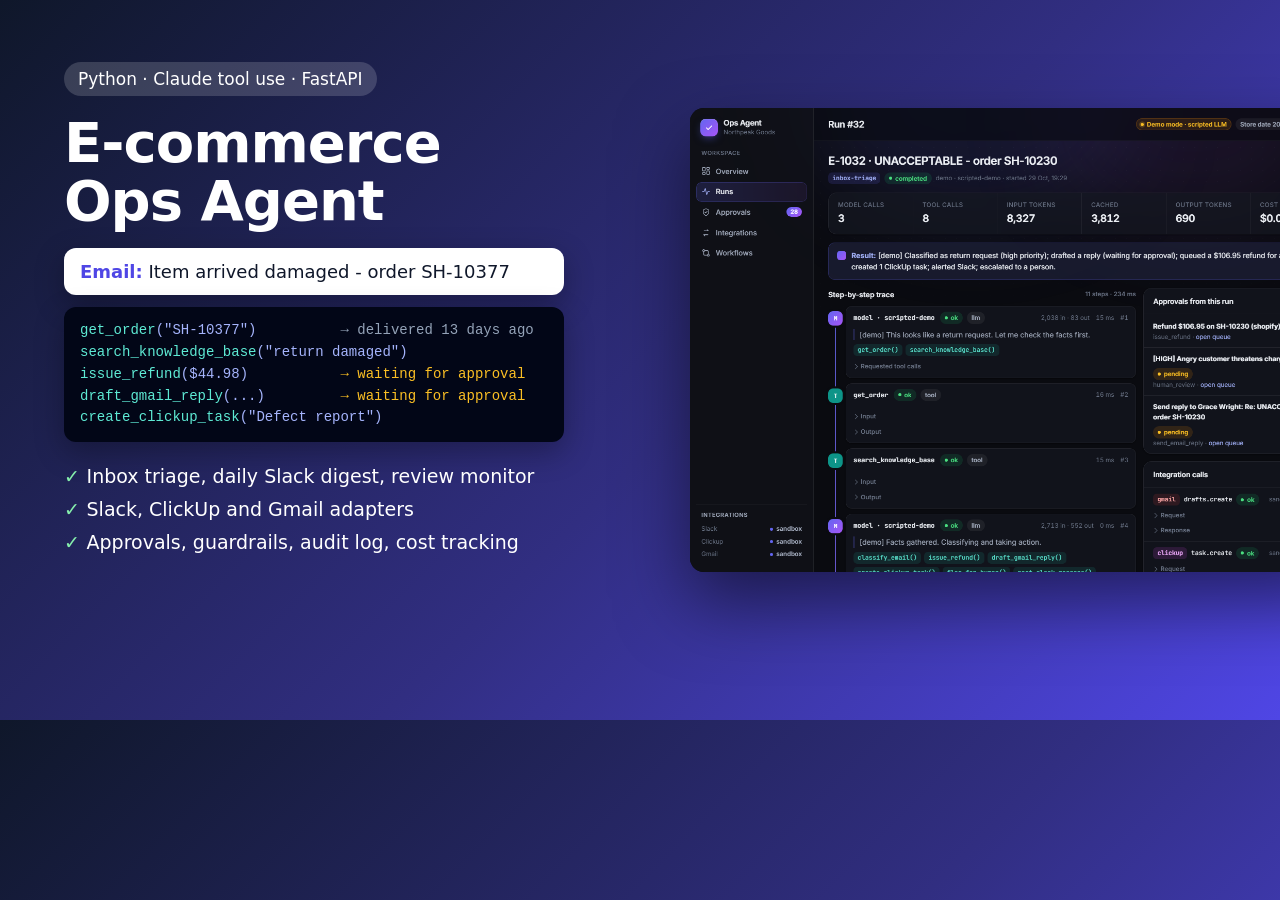
<file: examples/cover.html>
<!doctype html>
<html><head><meta charset="utf-8"><title>E-commerce Ops Agent</title>
<style>
  body { margin:0; width:1280px; height:720px; overflow:hidden; font-family:"Segoe UI",system-ui,sans-serif;
         background:linear-gradient(135deg,#0f172a,#312e81 55%,#4f46e5); color:#fff; position:relative; }
  .left { position:absolute; left:64px; top:62px; width:500px; }
  .badge { display:inline-block; background:rgba(255,255,255,.16); padding:7px 14px; border-radius:99px; font-size:17px; margin-bottom:18px; }
  h1 { font-size:56px; line-height:1.04; margin:0 0 18px; letter-spacing:-1px; }
  .q { background:#fff; color:#0f172a; border-radius:12px; padding:13px 16px; font-size:18px; margin:0 0 12px; box-shadow:0 10px 30px rgba(0,0,0,.3); }
  .q b { color:#4f46e5; }
  pre { background:#020617; color:#a5b4fc; border-radius:12px; padding:13px 16px; font:14px/1.55 Consolas, monospace; margin:0 0 18px; box-shadow:0 10px 30px rgba(0,0,0,.3); white-space:pre-wrap; }
  pre .k { color:#5eead4; } pre .p { color:#fbbf24; } pre .m { color:#94a3b8; }
  ul { list-style:none; padding:0; margin:0; font-size:19px; line-height:1.75; }
  li::before { content:"✓  "; color:#86efac; font-weight:700; }
  .shot { position:absolute; right:-70px; top:108px; width:660px; border-radius:14px; overflow:hidden; box-shadow:0 30px 70px rgba(0,0,0,.5); background:#0a0b10; }
  .shot img { width:100%; display:block; }
</style></head><body>
  <div class="left">
    <span class="badge">Python · Claude tool use · FastAPI</span>
    <h1>E-commerce Ops Agent</h1>
    <div class="q"><b>Email:</b> Item arrived damaged - order SH-10377</div>
    <pre><span class="k">get_order</span>("SH-10377")          <span class="m">→ delivered 13 days ago</span>
<span class="k">search_knowledge_base</span>("return damaged")
<span class="k">issue_refund</span>($44.98)           <span class="p">→ waiting for approval</span>
<span class="k">draft_gmail_reply</span>(...)         <span class="p">→ waiting for approval</span>
<span class="k">create_clickup_task</span>("Defect report")</pre>
    <ul>
      <li>Inbox triage, daily Slack digest, review monitor</li>
      <li>Slack, ClickUp and Gmail adapters</li>
      <li>Approvals, guardrails, audit log, cost tracking</li>
    </ul>
  </div>
  <div class="shot"><img src="screenshot-run.png" alt=""></div>
</body></html>
</file>
